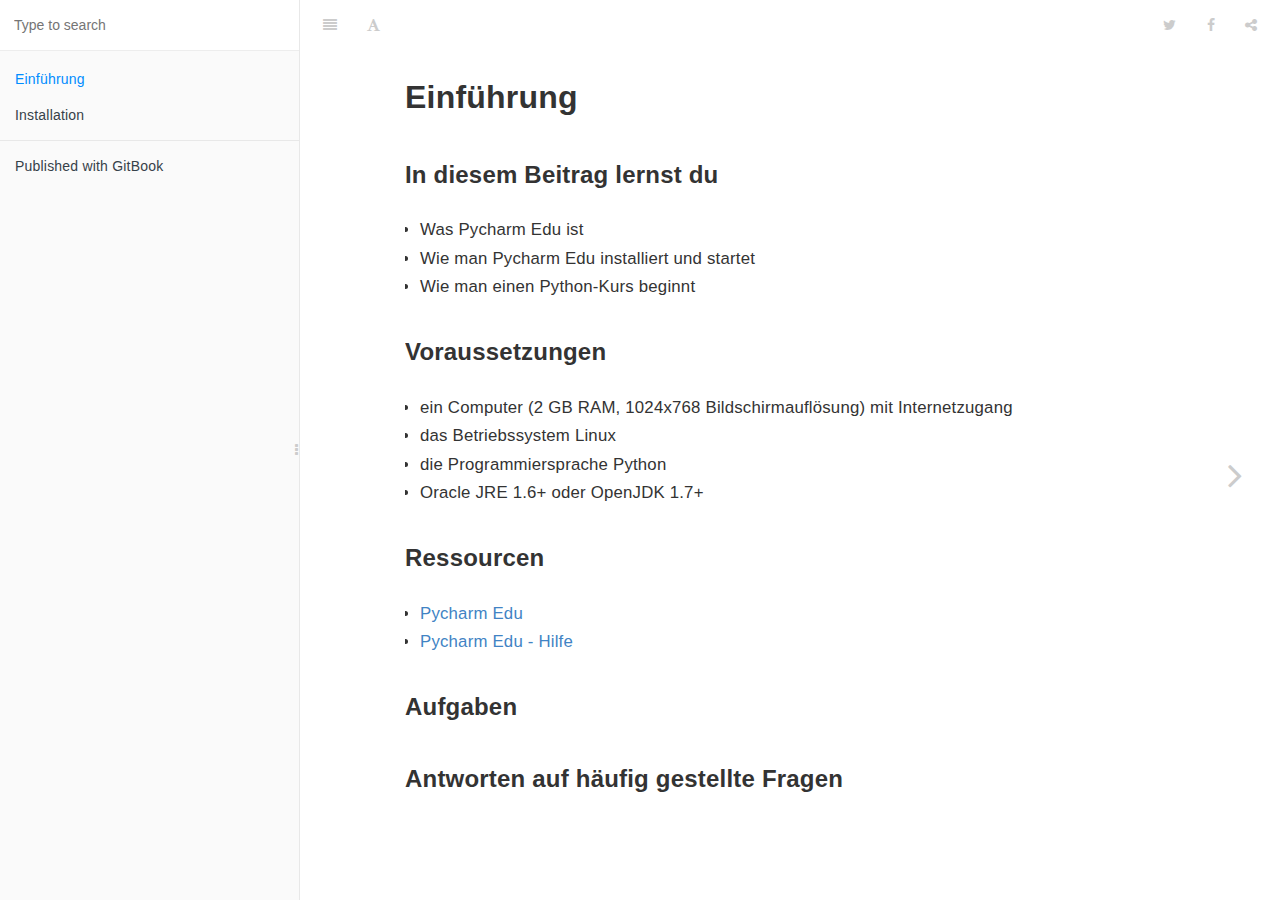
<file: book/_book/index.html>
<!DOCTYPE HTML>
<html lang="" >
    <head>
        <meta charset="UTF-8">
        <meta content="text/html; charset=utf-8" http-equiv="Content-Type">
        <title>Einführung · GitBook</title>
        <meta http-equiv="X-UA-Compatible" content="IE=edge" />
        <meta name="description" content="">
        <meta name="generator" content="GitBook 3.2.3">
        
        
        
    
    <link rel="stylesheet" href="gitbook/style.css">

    
            
                
                <link rel="stylesheet" href="gitbook/gitbook-plugin-ace/ace.css">
                
            
                
                <link rel="stylesheet" href="gitbook/gitbook-plugin-splitter/splitter.css">
                
            
                
                <link rel="stylesheet" href="gitbook/gitbook-plugin-highlight/website.css">
                
            
                
                <link rel="stylesheet" href="gitbook/gitbook-plugin-search/search.css">
                
            
                
                <link rel="stylesheet" href="gitbook/gitbook-plugin-fontsettings/website.css">
                
            
        

    

    
        
        <link rel="stylesheet" href="styles/website.css">
        
    
        
    
        
    
        
    
        
    
        
    

        
    
    
    <meta name="HandheldFriendly" content="true"/>
    <meta name="viewport" content="width=device-width, initial-scale=1, user-scalable=no">
    <meta name="apple-mobile-web-app-capable" content="yes">
    <meta name="apple-mobile-web-app-status-bar-style" content="black">
    <link rel="apple-touch-icon-precomposed" sizes="152x152" href="gitbook/images/apple-touch-icon-precomposed-152.png">
    <link rel="shortcut icon" href="gitbook/images/favicon.ico" type="image/x-icon">

    
    <link rel="next" href="pycharm_edu_install.html" />
    
    

    </head>
    <body>
        
<div class="book">
    <div class="book-summary">
        
            
<div id="book-search-input" role="search">
    <input type="text" placeholder="Type to search" />
</div>

            
                <nav role="navigation">
                


<ul class="summary">
    
    

    

    
        
        
    
        <li class="chapter active" data-level="1.1" data-path="./">
            
                <a href="./">
            
                    
                    Einführung
            
                </a>
            

            
        </li>
    
        <li class="chapter " data-level="1.2" data-path="pycharm_edu_install.html">
            
                <a href="pycharm_edu_install.html">
            
                    
                    Installation
            
                </a>
            

            
        </li>
    

    

    <li class="divider"></li>

    <li>
        <a href="https://www.gitbook.com" target="blank" class="gitbook-link">
            Published with GitBook
        </a>
    </li>
</ul>


                </nav>
            
        
    </div>

    <div class="book-body">
        
            <div class="body-inner">
                
                    

<div class="book-header" role="navigation">
    

    <!-- Title -->
    <h1>
        <i class="fa fa-circle-o-notch fa-spin"></i>
        <a href="." >Einführung</a>
    </h1>
</div>




                    <div class="page-wrapper" tabindex="-1" role="main">
                        <div class="page-inner">
                            
<div id="book-search-results">
    <div class="search-noresults">
    
                                <section class="normal markdown-section">
                                
                                <h1 id="einf&#xFC;hrung">Einf&#xFC;hrung</h1>
<h3 id="in-diesem-beitrag-lernst-du">In diesem Beitrag lernst du</h3>
<ul>
<li>Was Pycharm Edu ist</li>
<li>Wie man Pycharm Edu installiert und startet</li>
<li>Wie man einen Python-Kurs beginnt</li>
</ul>
<h3 id="voraussetzungen">Voraussetzungen</h3>
<ul>
<li>ein Computer (2 GB RAM, 1024x768 Bildschirmaufl&#xF6;sung) mit Internetzugang</li>
<li>das Betriebssystem Linux</li>
<li>die Programmiersprache Python</li>
<li>Oracle JRE 1.6+ oder OpenJDK 1.7+</li>
</ul>
<h3 id="ressourcen">Ressourcen</h3>
<ul>
<li><a href="https://www.jetbrains.com/pycharm-edu/" target="_blank">Pycharm Edu</a></li>
<li><a href="https://www.jetbrains.com/help/pycharm-edu/meet-pycharm-edu.html.html" target="_blank">Pycharm Edu - Hilfe</a></li>
</ul>
<h3 id="aufgaben">Aufgaben</h3>
<h3 id="antworten-auf-h&#xE4;ufig-gestellte-fragen">Antworten auf h&#xE4;ufig gestellte Fragen</h3>

                                
                                </section>
                            
    </div>
    <div class="search-results">
        <div class="has-results">
            
            <h1 class="search-results-title"><span class='search-results-count'></span> results matching "<span class='search-query'></span>"</h1>
            <ul class="search-results-list"></ul>
            
        </div>
        <div class="no-results">
            
            <h1 class="search-results-title">No results matching "<span class='search-query'></span>"</h1>
            
        </div>
    </div>
</div>

                        </div>
                    </div>
                
            </div>

            
                
                
                <a href="pycharm_edu_install.html" class="navigation navigation-next navigation-unique" aria-label="Next page: Installation">
                    <i class="fa fa-angle-right"></i>
                </a>
                
            
        
    </div>

    <script>
        var gitbook = gitbook || [];
        gitbook.push(function() {
            gitbook.page.hasChanged({"page":{"title":"Einführung","level":"1.1","depth":1,"next":{"title":"Installation","level":"1.2","depth":1,"path":"pycharm_edu_install.md","ref":"pycharm_edu_install.md","articles":[]},"dir":"ltr"},"config":{"gitbook":"*","theme":"default","variables":{},"plugins":["ace","splitter"],"pluginsConfig":{"fontsettings":{"theme":"white","family":"sans","size":2},"ace":{},"splitter":{},"highlight":{},"search":{},"lunr":{"maxIndexSize":1000000,"ignoreSpecialCharacters":false},"sharing":{"facebook":true,"twitter":true,"google":false,"weibo":false,"instapaper":false,"vk":false,"all":["facebook","google","twitter","weibo","instapaper"]},"theme-default":{"styles":{"website":"styles/website.css","pdf":"styles/pdf.css","epub":"styles/epub.css","mobi":"styles/mobi.css","ebook":"styles/ebook.css","print":"styles/print.css"},"showLevel":false}},"structure":{"langs":"LANGS.md","readme":"README.md","glossary":"GLOSSARY.md","summary":"SUMMARY.md"},"pdf":{"pageNumbers":true,"fontSize":12,"fontFamily":"Arial","paperSize":"a4","chapterMark":"pagebreak","pageBreaksBefore":"/","margin":{"right":62,"left":62,"top":56,"bottom":56}},"styles":{"website":"styles/website.css","pdf":"styles/pdf.css","epub":"styles/epub.css","mobi":"styles/mobi.css","ebook":"styles/ebook.css","print":"styles/print.css"}},"file":{"path":"README.md","mtime":"2018-04-08T12:46:11.753Z","type":"markdown"},"gitbook":{"version":"3.2.3","time":"2018-04-08T14:28:59.476Z"},"basePath":".","book":{"language":""}});
        });
    </script>
</div>

        
    <script src="gitbook/gitbook.js"></script>
    <script src="gitbook/theme.js"></script>
    
        
        <script src="gitbook/gitbook-plugin-ace/ace/ace.js"></script>
        
    
        
        <script src="gitbook/gitbook-plugin-ace/ace.js"></script>
        
    
        
        <script src="gitbook/gitbook-plugin-splitter/splitter.js"></script>
        
    
        
        <script src="gitbook/gitbook-plugin-search/search-engine.js"></script>
        
    
        
        <script src="gitbook/gitbook-plugin-search/search.js"></script>
        
    
        
        <script src="gitbook/gitbook-plugin-lunr/lunr.min.js"></script>
        
    
        
        <script src="gitbook/gitbook-plugin-lunr/search-lunr.js"></script>
        
    
        
        <script src="gitbook/gitbook-plugin-sharing/buttons.js"></script>
        
    
        
        <script src="gitbook/gitbook-plugin-fontsettings/fontsettings.js"></script>
        
    

    </body>
</html>
</file>
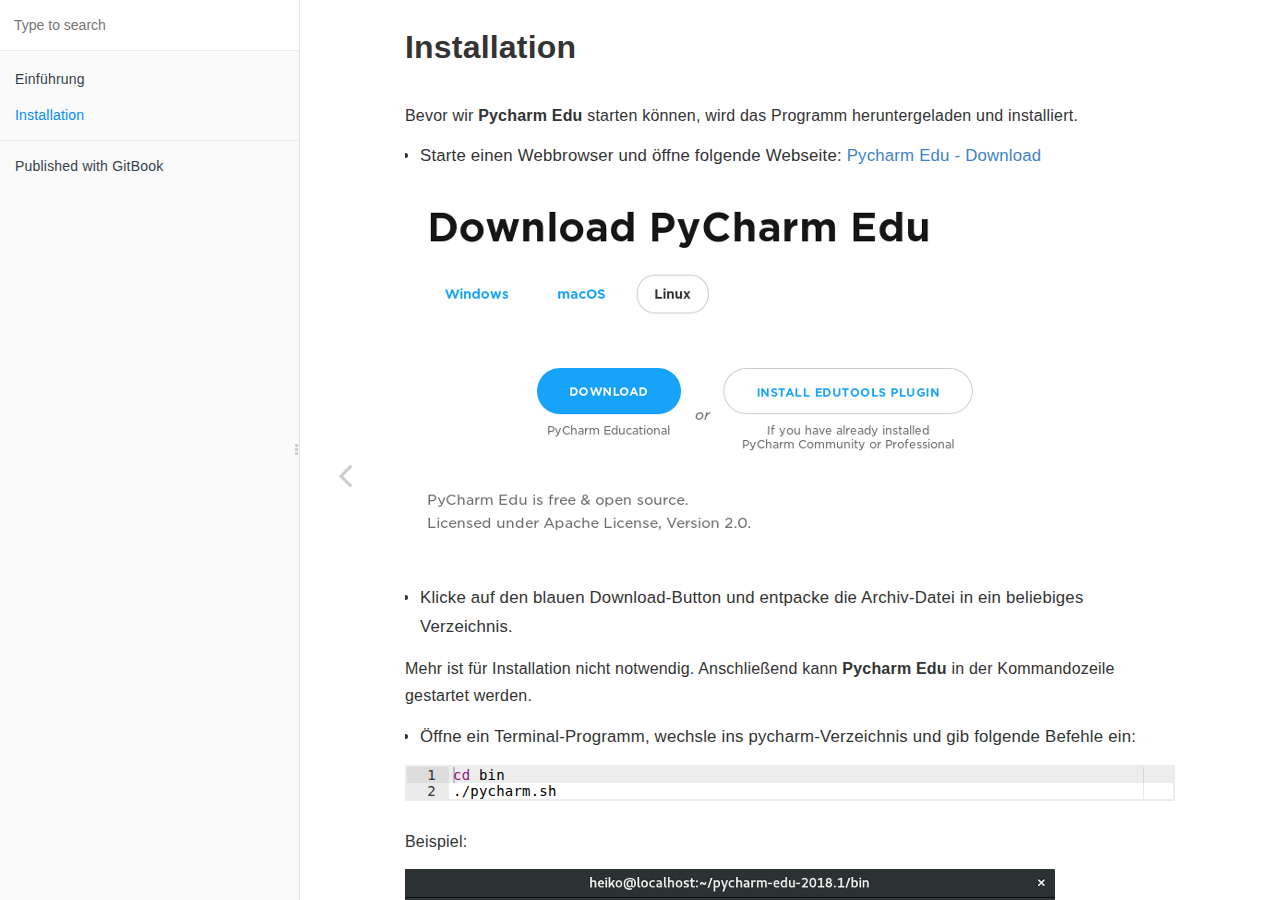
<file: book/_book/pycharm_edu_install.html>
<!DOCTYPE HTML>
<html lang="" >
    <head>
        <meta charset="UTF-8">
        <meta content="text/html; charset=utf-8" http-equiv="Content-Type">
        <title>Installation · GitBook</title>
        <meta http-equiv="X-UA-Compatible" content="IE=edge" />
        <meta name="description" content="">
        <meta name="generator" content="GitBook 3.2.3">
        
        
        
    
    <link rel="stylesheet" href="gitbook/style.css">

    
            
                
                <link rel="stylesheet" href="gitbook/gitbook-plugin-ace/ace.css">
                
            
                
                <link rel="stylesheet" href="gitbook/gitbook-plugin-splitter/splitter.css">
                
            
                
                <link rel="stylesheet" href="gitbook/gitbook-plugin-highlight/website.css">
                
            
                
                <link rel="stylesheet" href="gitbook/gitbook-plugin-search/search.css">
                
            
                
                <link rel="stylesheet" href="gitbook/gitbook-plugin-fontsettings/website.css">
                
            
        

    

    
        
        <link rel="stylesheet" href="styles/website.css">
        
    
        
    
        
    
        
    
        
    
        
    

        
    
    
    <meta name="HandheldFriendly" content="true"/>
    <meta name="viewport" content="width=device-width, initial-scale=1, user-scalable=no">
    <meta name="apple-mobile-web-app-capable" content="yes">
    <meta name="apple-mobile-web-app-status-bar-style" content="black">
    <link rel="apple-touch-icon-precomposed" sizes="152x152" href="gitbook/images/apple-touch-icon-precomposed-152.png">
    <link rel="shortcut icon" href="gitbook/images/favicon.ico" type="image/x-icon">

    
    
    <link rel="prev" href="./" />
    

    </head>
    <body>
        
<div class="book">
    <div class="book-summary">
        
            
<div id="book-search-input" role="search">
    <input type="text" placeholder="Type to search" />
</div>

            
                <nav role="navigation">
                


<ul class="summary">
    
    

    

    
        
        
    
        <li class="chapter " data-level="1.1" data-path="./">
            
                <a href="./">
            
                    
                    Einführung
            
                </a>
            

            
        </li>
    
        <li class="chapter active" data-level="1.2" data-path="pycharm_edu_install.html">
            
                <a href="pycharm_edu_install.html">
            
                    
                    Installation
            
                </a>
            

            
        </li>
    

    

    <li class="divider"></li>

    <li>
        <a href="https://www.gitbook.com" target="blank" class="gitbook-link">
            Published with GitBook
        </a>
    </li>
</ul>


                </nav>
            
        
    </div>

    <div class="book-body">
        
            <div class="body-inner">
                
                    

<div class="book-header" role="navigation">
    

    <!-- Title -->
    <h1>
        <i class="fa fa-circle-o-notch fa-spin"></i>
        <a href="." >Installation</a>
    </h1>
</div>




                    <div class="page-wrapper" tabindex="-1" role="main">
                        <div class="page-inner">
                            
<div id="book-search-results">
    <div class="search-noresults">
    
                                <section class="normal markdown-section">
                                
                                <h1 id="installation">Installation</h1>
<p>Bevor wir <strong>Pycharm Edu</strong> starten k&#xF6;nnen, wird das Programm heruntergeladen und installiert.</p>
<ul>
<li>Starte einen Webbrowser und &#xF6;ffne folgende Webseite: <a href="https://www.jetbrains.com/pycharm-edu/download" target="_blank">Pycharm Edu - Download</a></li>
</ul>
<p><img src="images/pycharm_edu_install.png" alt="Pycharm Edu - Download"></p>
<ul>
<li>Klicke auf den blauen Download-Button und entpacke die Archiv-Datei in ein beliebiges Verzeichnis.</li>
</ul>
<p>Mehr ist f&#xFC;r Installation nicht notwendig. Anschlie&#xDF;end kann <strong>Pycharm Edu</strong> in der Kommandozeile gestartet werden.</p>
<ul>
<li>&#xD6;ffne ein Terminal-Programm, wechsle ins pycharm-Verzeichnis und gib folgende Befehle ein:</li>
</ul>
<div class="ace"><div class="aceCode" data-config="{&quot;edit&quot;:false,&quot;lang&quot;:&quot;batchfile&quot;,&quot;check&quot;:false,&quot;theme&quot;:false}">cd bin
./pycharm.sh<br></div></div>

<p><br>
Beispiel:</p>
<p><img src="images/pycharm_edu_start.png" alt="Pycharm Edu - Start"></p>

                                
                                </section>
                            
    </div>
    <div class="search-results">
        <div class="has-results">
            
            <h1 class="search-results-title"><span class='search-results-count'></span> results matching "<span class='search-query'></span>"</h1>
            <ul class="search-results-list"></ul>
            
        </div>
        <div class="no-results">
            
            <h1 class="search-results-title">No results matching "<span class='search-query'></span>"</h1>
            
        </div>
    </div>
</div>

                        </div>
                    </div>
                
            </div>

            
                
                <a href="./" class="navigation navigation-prev navigation-unique" aria-label="Previous page: Einführung">
                    <i class="fa fa-angle-left"></i>
                </a>
                
                
            
        
    </div>

    <script>
        var gitbook = gitbook || [];
        gitbook.push(function() {
            gitbook.page.hasChanged({"page":{"title":"Installation","level":"1.2","depth":1,"previous":{"title":"Einführung","level":"1.1","depth":1,"path":"README.md","ref":"README.md","articles":[]},"dir":"ltr"},"config":{"gitbook":"*","theme":"default","variables":{},"plugins":["ace","splitter"],"pluginsConfig":{"fontsettings":{"theme":"white","family":"sans","size":2},"ace":{},"splitter":{},"highlight":{},"search":{},"lunr":{"maxIndexSize":1000000,"ignoreSpecialCharacters":false},"sharing":{"facebook":true,"twitter":true,"google":false,"weibo":false,"instapaper":false,"vk":false,"all":["facebook","google","twitter","weibo","instapaper"]},"theme-default":{"styles":{"website":"styles/website.css","pdf":"styles/pdf.css","epub":"styles/epub.css","mobi":"styles/mobi.css","ebook":"styles/ebook.css","print":"styles/print.css"},"showLevel":false}},"structure":{"langs":"LANGS.md","readme":"README.md","glossary":"GLOSSARY.md","summary":"SUMMARY.md"},"pdf":{"pageNumbers":true,"fontSize":12,"fontFamily":"Arial","paperSize":"a4","chapterMark":"pagebreak","pageBreaksBefore":"/","margin":{"right":62,"left":62,"top":56,"bottom":56}},"styles":{"website":"styles/website.css","pdf":"styles/pdf.css","epub":"styles/epub.css","mobi":"styles/mobi.css","ebook":"styles/ebook.css","print":"styles/print.css"}},"file":{"path":"pycharm_edu_install.md","mtime":"2018-04-08T14:24:55.759Z","type":"markdown"},"gitbook":{"version":"3.2.3","time":"2018-04-08T14:28:59.476Z"},"basePath":".","book":{"language":""}});
        });
    </script>
</div>

        
    <script src="gitbook/gitbook.js"></script>
    <script src="gitbook/theme.js"></script>
    
        
        <script src="gitbook/gitbook-plugin-ace/ace/ace.js"></script>
        
    
        
        <script src="gitbook/gitbook-plugin-ace/ace.js"></script>
        
    
        
        <script src="gitbook/gitbook-plugin-splitter/splitter.js"></script>
        
    
        
        <script src="gitbook/gitbook-plugin-search/search-engine.js"></script>
        
    
        
        <script src="gitbook/gitbook-plugin-search/search.js"></script>
        
    
        
        <script src="gitbook/gitbook-plugin-lunr/lunr.min.js"></script>
        
    
        
        <script src="gitbook/gitbook-plugin-lunr/search-lunr.js"></script>
        
    
        
        <script src="gitbook/gitbook-plugin-sharing/buttons.js"></script>
        
    
        
        <script src="gitbook/gitbook-plugin-fontsettings/fontsettings.js"></script>
        
    

    </body>
</html>
</file>
<file: book/_book/gitbook/gitbook-plugin-ace/ace.css>
.aceCode {
  font-size: 14px !important;
}

.ace {
  border: 2px solid #EBEBEB;
  border-radius: 2px;
}
</file>
<file: book/_book/gitbook/gitbook-plugin-splitter/splitter.css>
.divider-content-summary {
    position: absolute;
    top: 0;
    right: 0;
    height: 100%;
    width: 5px;
	display: table;
	cursor: col-resize;
    color: #ccc;
    -webkit-transition: color 350ms ease;
    -moz-transition: color 350ms ease;
    -o-transition: color 350ms ease;
    transition: color 350ms ease
}
.divider-content-summary:hover {
    color: #444;
}
    .divider-content-summary__icon {
        display: table-cell;
        vertical-align: middle;
        text-align: center;
    }
</file>
<file: book/_book/gitbook/gitbook-plugin-highlight/website.css>
.book .book-body .page-wrapper .page-inner section.normal pre,
.book .book-body .page-wrapper .page-inner section.normal code {
  /* http://jmblog.github.com/color-themes-for-google-code-highlightjs */
  /* Tomorrow Comment */
  /* Tomorrow Red */
  /* Tomorrow Orange */
  /* Tomorrow Yellow */
  /* Tomorrow Green */
  /* Tomorrow Aqua */
  /* Tomorrow Blue */
  /* Tomorrow Purple */
}
.book .book-body .page-wrapper .page-inner section.normal pre .hljs-comment,
.book .book-body .page-wrapper .page-inner section.normal code .hljs-comment,
.book .book-body .page-wrapper .page-inner section.normal pre .hljs-title,
.book .book-body .page-wrapper .page-inner section.normal code .hljs-title {
  color: #8e908c;
}
.book .book-body .page-wrapper .page-inner section.normal pre .hljs-variable,
.book .book-body .page-wrapper .page-inner section.normal code .hljs-variable,
.book .book-body .page-wrapper .page-inner section.normal pre .hljs-attribute,
.book .book-body .page-wrapper .page-inner section.normal code .hljs-attribute,
.book .book-body .page-wrapper .page-inner section.normal pre .hljs-tag,
.book .book-body .page-wrapper .page-inner section.normal code .hljs-tag,
.book .book-body .page-wrapper .page-inner section.normal pre .hljs-regexp,
.book .book-body .page-wrapper .page-inner section.normal code .hljs-regexp,
.book .book-body .page-wrapper .page-inner section.normal pre .hljs-deletion,
.book .book-body .page-wrapper .page-inner section.normal code .hljs-deletion,
.book .book-body .page-wrapper .page-inner section.normal pre .ruby .hljs-constant,
.book .book-body .page-wrapper .page-inner section.normal code .ruby .hljs-constant,
.book .book-body .page-wrapper .page-inner section.normal pre .xml .hljs-tag .hljs-title,
.book .book-body .page-wrapper .page-inner section.normal code .xml .hljs-tag .hljs-title,
.book .book-body .page-wrapper .page-inner section.normal pre .xml .hljs-pi,
.book .book-body .page-wrapper .page-inner section.normal code .xml .hljs-pi,
.book .book-body .page-wrapper .page-inner section.normal pre .xml .hljs-doctype,
.book .book-body .page-wrapper .page-inner section.normal code .xml .hljs-doctype,
.book .book-body .page-wrapper .page-inner section.normal pre .html .hljs-doctype,
.book .book-body .page-wrapper .page-inner section.normal code .html .hljs-doctype,
.book .book-body .page-wrapper .page-inner section.normal pre .css .hljs-id,
.book .book-body .page-wrapper .page-inner section.normal code .css .hljs-id,
.book .book-body .page-wrapper .page-inner section.normal pre .css .hljs-class,
.book .book-body .page-wrapper .page-inner section.normal code .css .hljs-class,
.book .book-body .page-wrapper .page-inner section.normal pre .css .hljs-pseudo,
.book .book-body .page-wrapper .page-inner section.normal code .css .hljs-pseudo {
  color: #c82829;
}
.book .book-body .page-wrapper .page-inner section.normal pre .hljs-number,
.book .book-body .page-wrapper .page-inner section.normal code .hljs-number,
.book .book-body .page-wrapper .page-inner section.normal pre .hljs-preprocessor,
.book .book-body .page-wrapper .page-inner section.normal code .hljs-preprocessor,
.book .book-body .page-wrapper .page-inner section.normal pre .hljs-pragma,
.book .book-body .page-wrapper .page-inner section.normal code .hljs-pragma,
.book .book-body .page-wrapper .page-inner section.normal pre .hljs-built_in,
.book .book-body .page-wrapper .page-inner section.normal code .hljs-built_in,
.book .book-body .page-wrapper .page-inner section.normal pre .hljs-literal,
.book .book-body .page-wrapper .page-inner section.normal code .hljs-literal,
.book .book-body .page-wrapper .page-inner section.normal pre .hljs-params,
.book .book-body .page-wrapper .page-inner section.normal code .hljs-params,
.book .book-body .page-wrapper .page-inner section.normal pre .hljs-constant,
.book .book-body .page-wrapper .page-inner section.normal code .hljs-constant {
  color: #f5871f;
}
.book .book-body .page-wrapper .page-inner section.normal pre .ruby .hljs-class .hljs-title,
.book .book-body .page-wrapper .page-inner section.normal code .ruby .hljs-class .hljs-title,
.book .book-body .page-wrapper .page-inner section.normal pre .css .hljs-rules .hljs-attribute,
.book .book-body .page-wrapper .page-inner section.normal code .css .hljs-rules .hljs-attribute {
  color: #eab700;
}
.book .book-body .page-wrapper .page-inner section.normal pre .hljs-string,
.book .book-body .page-wrapper .page-inner section.normal code .hljs-string,
.book .book-body .page-wrapper .page-inner section.normal pre .hljs-value,
.book .book-body .page-wrapper .page-inner section.normal code .hljs-value,
.book .book-body .page-wrapper .page-inner section.normal pre .hljs-inheritance,
.book .book-body .page-wrapper .page-inner section.normal code .hljs-inheritance,
.book .book-body .page-wrapper .page-inner section.normal pre .hljs-header,
.book .book-body .page-wrapper .page-inner section.normal code .hljs-header,
.book .book-body .page-wrapper .page-inner section.normal pre .hljs-addition,
.book .book-body .page-wrapper .page-inner section.normal code .hljs-addition,
.book .book-body .page-wrapper .page-inner section.normal pre .ruby .hljs-symbol,
.book .book-body .page-wrapper .page-inner section.normal code .ruby .hljs-symbol,
.book .book-body .page-wrapper .page-inner section.normal pre .xml .hljs-cdata,
.book .book-body .page-wrapper .page-inner section.normal code .xml .hljs-cdata {
  color: #718c00;
}
.book .book-body .page-wrapper .page-inner section.normal pre .css .hljs-hexcolor,
.book .book-body .page-wrapper .page-inner section.normal code .css .hljs-hexcolor {
  color: #3e999f;
}
.book .book-body .page-wrapper .page-inner section.normal pre .hljs-function,
.book .book-body .page-wrapper .page-inner section.normal code .hljs-function,
.book .book-body .page-wrapper .page-inner section.normal pre .python .hljs-decorator,
.book .book-body .page-wrapper .page-inner section.normal code .python .hljs-decorator,
.book .book-body .page-wrapper .page-inner section.normal pre .python .hljs-title,
.book .book-body .page-wrapper .page-inner section.normal code .python .hljs-title,
.book .book-body .page-wrapper .page-inner section.normal pre .ruby .hljs-function .hljs-title,
.book .book-body .page-wrapper .page-inner section.normal code .ruby .hljs-function .hljs-title,
.book .book-body .page-wrapper .page-inner section.normal pre .ruby .hljs-title .hljs-keyword,
.book .book-body .page-wrapper .page-inner section.normal code .ruby .hljs-title .hljs-keyword,
.book .book-body .page-wrapper .page-inner section.normal pre .perl .hljs-sub,
.book .book-body .page-wrapper .page-inner section.normal code .perl .hljs-sub,
.book .book-body .page-wrapper .page-inner section.normal pre .javascript .hljs-title,
.book .book-body .page-wrapper .page-inner section.normal code .javascript .hljs-title,
.book .book-body .page-wrapper .page-inner section.normal pre .coffeescript .hljs-title,
.book .book-body .page-wrapper .page-inner section.normal code .coffeescript .hljs-title {
  color: #4271ae;
}
.book .book-body .page-wrapper .page-inner section.normal pre .hljs-keyword,
.book .book-body .page-wrapper .page-inner section.normal code .hljs-keyword,
.book .book-body .page-wrapper .page-inner section.normal pre .javascript .hljs-function,
.book .book-body .page-wrapper .page-inner section.normal code .javascript .hljs-function {
  color: #8959a8;
}
.book .book-body .page-wrapper .page-inner section.normal pre .hljs,
.book .book-body .page-wrapper .page-inner section.normal code .hljs {
  display: block;
  background: white;
  color: #4d4d4c;
  padding: 0.5em;
}
.book .book-body .page-wrapper .page-inner section.normal pre .coffeescript .javascript,
.book .book-body .page-wrapper .page-inner section.normal code .coffeescript .javascript,
.book .book-body .page-wrapper .page-inner section.normal pre .javascript .xml,
.book .book-body .page-wrapper .page-inner section.normal code .javascript .xml,
.book .book-body .page-wrapper .page-inner section.normal pre .tex .hljs-formula,
.book .book-body .page-wrapper .page-inner section.normal code .tex .hljs-formula,
.book .book-body .page-wrapper .page-inner section.normal pre .xml .javascript,
.book .book-body .page-wrapper .page-inner section.normal code .xml .javascript,
.book .book-body .page-wrapper .page-inner section.normal pre .xml .vbscript,
.book .book-body .page-wrapper .page-inner section.normal code .xml .vbscript,
.book .book-body .page-wrapper .page-inner section.normal pre .xml .css,
.book .book-body .page-wrapper .page-inner section.normal code .xml .css,
.book .book-body .page-wrapper .page-inner section.normal pre .xml .hljs-cdata,
.book .book-body .page-wrapper .page-inner section.normal code .xml .hljs-cdata {
  opacity: 0.5;
}
.book.color-theme-1 .book-body .page-wrapper .page-inner section.normal pre,
.book.color-theme-1 .book-body .page-wrapper .page-inner section.normal code {
  /*

Orginal Style from ethanschoonover.com/solarized (c) Jeremy Hull <sourdrums@gmail.com>

*/
  /* Solarized Green */
  /* Solarized Cyan */
  /* Solarized Blue */
  /* Solarized Yellow */
  /* Solarized Orange */
  /* Solarized Red */
  /* Solarized Violet */
}
.book.color-theme-1 .book-body .page-wrapper .page-inner section.normal pre .hljs,
.book.color-theme-1 .book-body .page-wrapper .page-inner section.normal code .hljs {
  display: block;
  padding: 0.5em;
  background: #fdf6e3;
  color: #657b83;
}
.book.color-theme-1 .book-body .page-wrapper .page-inner section.normal pre .hljs-comment,
.book.color-theme-1 .book-body .page-wrapper .page-inner section.normal code .hljs-comment,
.book.color-theme-1 .book-body .page-wrapper .page-inner section.normal pre .hljs-template_comment,
.book.color-theme-1 .book-body .page-wrapper .page-inner section.normal code .hljs-template_comment,
.book.color-theme-1 .book-body .page-wrapper .page-inner section.normal pre .diff .hljs-header,
.book.color-theme-1 .book-body .page-wrapper .page-inner section.normal code .diff .hljs-header,
.book.color-theme-1 .book-body .page-wrapper .page-inner section.normal pre .hljs-doctype,
.book.color-theme-1 .book-body .page-wrapper .page-inner section.normal code .hljs-doctype,
.book.color-theme-1 .book-body .page-wrapper .page-inner section.normal pre .hljs-pi,
.book.color-theme-1 .book-body .page-wrapper .page-inner section.normal code .hljs-pi,
.book.color-theme-1 .book-body .page-wrapper .page-inner section.normal pre .lisp .hljs-string,
.book.color-theme-1 .book-body .page-wrapper .page-inner section.normal code .lisp .hljs-string,
.book.color-theme-1 .book-body .page-wrapper .page-inner section.normal pre .hljs-javadoc,
.book.color-theme-1 .book-body .page-wrapper .page-inner section.normal code .hljs-javadoc {
  color: #93a1a1;
}
.book.color-theme-1 .book-body .page-wrapper .page-inner section.normal pre .hljs-keyword,
.book.color-theme-1 .book-body .page-wrapper .page-inner section.normal code .hljs-keyword,
.book.color-theme-1 .book-body .page-wrapper .page-inner section.normal pre .hljs-winutils,
.book.color-theme-1 .book-body .page-wrapper .page-inner section.normal code .hljs-winutils,
.book.color-theme-1 .book-body .page-wrapper .page-inner section.normal pre .method,
.book.color-theme-1 .book-body .page-wrapper .page-inner section.normal code .method,
.book.color-theme-1 .book-body .page-wrapper .page-inner section.normal pre .hljs-addition,
.book.color-theme-1 .book-body .page-wrapper .page-inner section.normal code .hljs-addition,
.book.color-theme-1 .book-body .page-wrapper .page-inner section.normal pre .css .hljs-tag,
.book.color-theme-1 .book-body .page-wrapper .page-inner section.normal code .css .hljs-tag,
.book.color-theme-1 .book-body .page-wrapper .page-inner section.normal pre .hljs-request,
.book.color-theme-1 .book-body .page-wrapper .page-inner section.normal code .hljs-request,
.book.color-theme-1 .book-body .page-wrapper .page-inner section.normal pre .hljs-status,
.book.color-theme-1 .book-body .page-wrapper .page-inner section.normal code .hljs-status,
.book.color-theme-1 .book-body .page-wrapper .page-inner section.normal pre .nginx .hljs-title,
.book.color-theme-1 .book-body .page-wrapper .page-inner section.normal code .nginx .hljs-title {
  color: #859900;
}
.book.color-theme-1 .book-body .page-wrapper .page-inner section.normal pre .hljs-number,
.book.color-theme-1 .book-body .page-wrapper .page-inner section.normal code .hljs-number,
.book.color-theme-1 .book-body .page-wrapper .page-inner section.normal pre .hljs-command,
.book.color-theme-1 .book-body .page-wrapper .page-inner section.normal code .hljs-command,
.book.color-theme-1 .book-body .page-wrapper .page-inner section.normal pre .hljs-string,
.book.color-theme-1 .book-body .page-wrapper .page-inner section.normal code .hljs-string,
.book.color-theme-1 .book-body .page-wrapper .page-inner section.normal pre .hljs-tag .hljs-value,
.book.color-theme-1 .book-body .page-wrapper .page-inner section.normal code .hljs-tag .hljs-value,
.book.color-theme-1 .book-body .page-wrapper .page-inner section.normal pre .hljs-rules .hljs-value,
.book.color-theme-1 .book-body .page-wrapper .page-inner section.normal code .hljs-rules .hljs-value,
.book.color-theme-1 .book-body .page-wrapper .page-inner section.normal pre .hljs-phpdoc,
.book.color-theme-1 .book-body .page-wrapper .page-inner section.normal code .hljs-phpdoc,
.book.color-theme-1 .book-body .page-wrapper .page-inner section.normal pre .tex .hljs-formula,
.book.color-theme-1 .book-body .page-wrapper .page-inner section.normal code .tex .hljs-formula,
.book.color-theme-1 .book-body .page-wrapper .page-inner section.normal pre .hljs-regexp,
.book.color-theme-1 .book-body .page-wrapper .page-inner section.normal code .hljs-regexp,
.book.color-theme-1 .book-body .page-wrapper .page-inner section.normal pre .hljs-hexcolor,
.book.color-theme-1 .book-body .page-wrapper .page-inner section.normal code .hljs-hexcolor,
.book.color-theme-1 .book-body .page-wrapper .page-inner section.normal pre .hljs-link_url,
.book.color-theme-1 .book-body .page-wrapper .page-inner section.normal code .hljs-link_url {
  color: #2aa198;
}
.book.color-theme-1 .book-body .page-wrapper .page-inner section.normal pre .hljs-title,
.book.color-theme-1 .book-body .page-wrapper .page-inner section.normal code .hljs-title,
.book.color-theme-1 .book-body .page-wrapper .page-inner section.normal pre .hljs-localvars,
.book.color-theme-1 .book-body .page-wrapper .page-inner section.normal code .hljs-localvars,
.book.color-theme-1 .book-body .page-wrapper .page-inner section.normal pre .hljs-chunk,
.book.color-theme-1 .book-body .page-wrapper .page-inner section.normal code .hljs-chunk,
.book.color-theme-1 .book-body .page-wrapper .page-inner section.normal pre .hljs-decorator,
.book.color-theme-1 .book-body .page-wrapper .page-inner section.normal code .hljs-decorator,
.book.color-theme-1 .book-body .page-wrapper .page-inner section.normal pre .hljs-built_in,
.book.color-theme-1 .book-body .page-wrapper .page-inner section.normal code .hljs-built_in,
.book.color-theme-1 .book-body .page-wrapper .page-inner section.normal pre .hljs-identifier,
.book.color-theme-1 .book-body .page-wrapper .page-inner section.normal code .hljs-identifier,
.book.color-theme-1 .book-body .page-wrapper .page-inner section.normal pre .vhdl .hljs-literal,
.book.color-theme-1 .book-body .page-wrapper .page-inner section.normal code .vhdl .hljs-literal,
.book.color-theme-1 .book-body .page-wrapper .page-inner section.normal pre .hljs-id,
.book.color-theme-1 .book-body .page-wrapper .page-inner section.normal code .hljs-id,
.book.color-theme-1 .book-body .page-wrapper .page-inner section.normal pre .css .hljs-function,
.book.color-theme-1 .book-body .page-wrapper .page-inner section.normal code .css .hljs-function {
  color: #268bd2;
}
.book.color-theme-1 .book-body .page-wrapper .page-inner section.normal pre .hljs-attribute,
.book.color-theme-1 .book-body .page-wrapper .page-inner section.normal code .hljs-attribute,
.book.color-theme-1 .book-body .page-wrapper .page-inner section.normal pre .hljs-variable,
.book.color-theme-1 .book-body .page-wrapper .page-inner section.normal code .hljs-variable,
.book.color-theme-1 .book-body .page-wrapper .page-inner section.normal pre .lisp .hljs-body,
.book.color-theme-1 .book-body .page-wrapper .page-inner section.normal code .lisp .hljs-body,
.book.color-theme-1 .book-body .page-wrapper .page-inner section.normal pre .smalltalk .hljs-number,
.book.color-theme-1 .book-body .page-wrapper .page-inner section.normal code .smalltalk .hljs-number,
.book.color-theme-1 .book-body .page-wrapper .page-inner section.normal pre .hljs-constant,
.book.color-theme-1 .book-body .page-wrapper .page-inner section.normal code .hljs-constant,
.book.color-theme-1 .book-body .page-wrapper .page-inner section.normal pre .hljs-class .hljs-title,
.book.color-theme-1 .book-body .page-wrapper .page-inner section.normal code .hljs-class .hljs-title,
.book.color-theme-1 .book-body .page-wrapper .page-inner section.normal pre .hljs-parent,
.book.color-theme-1 .book-body .page-wrapper .page-inner section.normal code .hljs-parent,
.book.color-theme-1 .book-body .page-wrapper .page-inner section.normal pre .haskell .hljs-type,
.book.color-theme-1 .book-body .page-wrapper .page-inner section.normal code .haskell .hljs-type,
.book.color-theme-1 .book-body .page-wrapper .page-inner section.normal pre .hljs-link_reference,
.book.color-theme-1 .book-body .page-wrapper .page-inner section.normal code .hljs-link_reference {
  color: #b58900;
}
.book.color-theme-1 .book-body .page-wrapper .page-inner section.normal pre .hljs-preprocessor,
.book.color-theme-1 .book-body .page-wrapper .page-inner section.normal code .hljs-preprocessor,
.book.color-theme-1 .book-body .page-wrapper .page-inner section.normal pre .hljs-preprocessor .hljs-keyword,
.book.color-theme-1 .book-body .page-wrapper .page-inner section.normal code .hljs-preprocessor .hljs-keyword,
.book.color-theme-1 .book-body .page-wrapper .page-inner section.normal pre .hljs-pragma,
.book.color-theme-1 .book-body .page-wrapper .page-inner section.normal code .hljs-pragma,
.book.color-theme-1 .book-body .page-wrapper .page-inner section.normal pre .hljs-shebang,
.book.color-theme-1 .book-body .page-wrapper .page-inner section.normal code .hljs-shebang,
.book.color-theme-1 .book-body .page-wrapper .page-inner section.normal pre .hljs-symbol,
.book.color-theme-1 .book-body .page-wrapper .page-inner section.normal code .hljs-symbol,
.book.color-theme-1 .book-body .page-wrapper .page-inner section.normal pre .hljs-symbol .hljs-string,
.book.color-theme-1 .book-body .page-wrapper .page-inner section.normal code .hljs-symbol .hljs-string,
.book.color-theme-1 .book-body .page-wrapper .page-inner section.normal pre .diff .hljs-change,
.book.color-theme-1 .book-body .page-wrapper .page-inner section.normal code .diff .hljs-change,
.book.color-theme-1 .book-body .page-wrapper .page-inner section.normal pre .hljs-special,
.book.color-theme-1 .book-body .page-wrapper .page-inner section.normal code .hljs-special,
.book.color-theme-1 .book-body .page-wrapper .page-inner section.normal pre .hljs-attr_selector,
.book.color-theme-1 .book-body .page-wrapper .page-inner section.normal code .hljs-attr_selector,
.book.color-theme-1 .book-body .page-wrapper .page-inner section.normal pre .hljs-subst,
.book.color-theme-1 .book-body .page-wrapper .page-inner section.normal code .hljs-subst,
.book.color-theme-1 .book-body .page-wrapper .page-inner section.normal pre .hljs-cdata,
.book.color-theme-1 .book-body .page-wrapper .page-inner section.normal code .hljs-cdata,
.book.color-theme-1 .book-body .page-wrapper .page-inner section.normal pre .clojure .hljs-title,
.book.color-theme-1 .book-body .page-wrapper .page-inner section.normal code .clojure .hljs-title,
.book.color-theme-1 .book-body .page-wrapper .page-inner section.normal pre .css .hljs-pseudo,
.book.color-theme-1 .book-body .page-wrapper .page-inner section.normal code .css .hljs-pseudo,
.book.color-theme-1 .book-body .page-wrapper .page-inner section.normal pre .hljs-header,
.book.color-theme-1 .book-body .page-wrapper .page-inner section.normal code .hljs-header {
  color: #cb4b16;
}
.book.color-theme-1 .book-body .page-wrapper .page-inner section.normal pre .hljs-deletion,
.book.color-theme-1 .book-body .page-wrapper .page-inner section.normal code .hljs-deletion,
.book.color-theme-1 .book-body .page-wrapper .page-inner section.normal pre .hljs-important,
.book.color-theme-1 .book-body .page-wrapper .page-inner section.normal code .hljs-important {
  color: #dc322f;
}
.book.color-theme-1 .book-body .page-wrapper .page-inner section.normal pre .hljs-link_label,
.book.color-theme-1 .book-body .page-wrapper .page-inner section.normal code .hljs-link_label {
  color: #6c71c4;
}
.book.color-theme-1 .book-body .page-wrapper .page-inner section.normal pre .tex .hljs-formula,
.book.color-theme-1 .book-body .page-wrapper .page-inner section.normal code .tex .hljs-formula {
  background: #eee8d5;
}
.book.color-theme-2 .book-body .page-wrapper .page-inner section.normal pre,
.book.color-theme-2 .book-body .page-wrapper .page-inner section.normal code {
  /* Tomorrow Night Bright Theme */
  /* Original theme - https://github.com/chriskempson/tomorrow-theme */
  /* http://jmblog.github.com/color-themes-for-google-code-highlightjs */
  /* Tomorrow Comment */
  /* Tomorrow Red */
  /* Tomorrow Orange */
  /* Tomorrow Yellow */
  /* Tomorrow Green */
  /* Tomorrow Aqua */
  /* Tomorrow Blue */
  /* Tomorrow Purple */
}
.book.color-theme-2 .book-body .page-wrapper .page-inner section.normal pre .hljs-comment,
.book.color-theme-2 .book-body .page-wrapper .page-inner section.normal code .hljs-comment,
.book.color-theme-2 .book-body .page-wrapper .page-inner section.normal pre .hljs-title,
.book.color-theme-2 .book-body .page-wrapper .page-inner section.normal code .hljs-title {
  color: #969896;
}
.book.color-theme-2 .book-body .page-wrapper .page-inner section.normal pre .hljs-variable,
.book.color-theme-2 .book-body .page-wrapper .page-inner section.normal code .hljs-variable,
.book.color-theme-2 .book-body .page-wrapper .page-inner section.normal pre .hljs-attribute,
.book.color-theme-2 .book-body .page-wrapper .page-inner section.normal code .hljs-attribute,
.book.color-theme-2 .book-body .page-wrapper .page-inner section.normal pre .hljs-tag,
.book.color-theme-2 .book-body .page-wrapper .page-inner section.normal code .hljs-tag,
.book.color-theme-2 .book-body .page-wrapper .page-inner section.normal pre .hljs-regexp,
.book.color-theme-2 .book-body .page-wrapper .page-inner section.normal code .hljs-regexp,
.book.color-theme-2 .book-body .page-wrapper .page-inner section.normal pre .hljs-deletion,
.book.color-theme-2 .book-body .page-wrapper .page-inner section.normal code .hljs-deletion,
.book.color-theme-2 .book-body .page-wrapper .page-inner section.normal pre .ruby .hljs-constant,
.book.color-theme-2 .book-body .page-wrapper .page-inner section.normal code .ruby .hljs-constant,
.book.color-theme-2 .book-body .page-wrapper .page-inner section.normal pre .xml .hljs-tag .hljs-title,
.book.color-theme-2 .book-body .page-wrapper .page-inner section.normal code .xml .hljs-tag .hljs-title,
.book.color-theme-2 .book-body .page-wrapper .page-inner section.normal pre .xml .hljs-pi,
.book.color-theme-2 .book-body .page-wrapper .page-inner section.normal code .xml .hljs-pi,
.book.color-theme-2 .book-body .page-wrapper .page-inner section.normal pre .xml .hljs-doctype,
.book.color-theme-2 .book-body .page-wrapper .page-inner section.normal code .xml .hljs-doctype,
.book.color-theme-2 .book-body .page-wrapper .page-inner section.normal pre .html .hljs-doctype,
.book.color-theme-2 .book-body .page-wrapper .page-inner section.normal code .html .hljs-doctype,
.book.color-theme-2 .book-body .page-wrapper .page-inner section.normal pre .css .hljs-id,
.book.color-theme-2 .book-body .page-wrapper .page-inner section.normal code .css .hljs-id,
.book.color-theme-2 .book-body .page-wrapper .page-inner section.normal pre .css .hljs-class,
.book.color-theme-2 .book-body .page-wrapper .page-inner section.normal code .css .hljs-class,
.book.color-theme-2 .book-body .page-wrapper .page-inner section.normal pre .css .hljs-pseudo,
.book.color-theme-2 .book-body .page-wrapper .page-inner section.normal code .css .hljs-pseudo {
  color: #d54e53;
}
.book.color-theme-2 .book-body .page-wrapper .page-inner section.normal pre .hljs-number,
.book.color-theme-2 .book-body .page-wrapper .page-inner section.normal code .hljs-number,
.book.color-theme-2 .book-body .page-wrapper .page-inner section.normal pre .hljs-preprocessor,
.book.color-theme-2 .book-body .page-wrapper .page-inner section.normal code .hljs-preprocessor,
.book.color-theme-2 .book-body .page-wrapper .page-inner section.normal pre .hljs-pragma,
.book.color-theme-2 .book-body .page-wrapper .page-inner section.normal code .hljs-pragma,
.book.color-theme-2 .book-body .page-wrapper .page-inner section.normal pre .hljs-built_in,
.book.color-theme-2 .book-body .page-wrapper .page-inner section.normal code .hljs-built_in,
.book.color-theme-2 .book-body .page-wrapper .page-inner section.normal pre .hljs-literal,
.book.color-theme-2 .book-body .page-wrapper .page-inner section.normal code .hljs-literal,
.book.color-theme-2 .book-body .page-wrapper .page-inner section.normal pre .hljs-params,
.book.color-theme-2 .book-body .page-wrapper .page-inner section.normal code .hljs-params,
.book.color-theme-2 .book-body .page-wrapper .page-inner section.normal pre .hljs-constant,
.book.color-theme-2 .book-body .page-wrapper .page-inner section.normal code .hljs-constant {
  color: #e78c45;
}
.book.color-theme-2 .book-body .page-wrapper .page-inner section.normal pre .ruby .hljs-class .hljs-title,
.book.color-theme-2 .book-body .page-wrapper .page-inner section.normal code .ruby .hljs-class .hljs-title,
.book.color-theme-2 .book-body .page-wrapper .page-inner section.normal pre .css .hljs-rules .hljs-attribute,
.book.color-theme-2 .book-body .page-wrapper .page-inner section.normal code .css .hljs-rules .hljs-attribute {
  color: #e7c547;
}
.book.color-theme-2 .book-body .page-wrapper .page-inner section.normal pre .hljs-string,
.book.color-theme-2 .book-body .page-wrapper .page-inner section.normal code .hljs-string,
.book.color-theme-2 .book-body .page-wrapper .page-inner section.normal pre .hljs-value,
.book.color-theme-2 .book-body .page-wrapper .page-inner section.normal code .hljs-value,
.book.color-theme-2 .book-body .page-wrapper .page-inner section.normal pre .hljs-inheritance,
.book.color-theme-2 .book-body .page-wrapper .page-inner section.normal code .hljs-inheritance,
.book.color-theme-2 .book-body .page-wrapper .page-inner section.normal pre .hljs-header,
.book.color-theme-2 .book-body .page-wrapper .page-inner section.normal code .hljs-header,
.book.color-theme-2 .book-body .page-wrapper .page-inner section.normal pre .hljs-addition,
.book.color-theme-2 .book-body .page-wrapper .page-inner section.normal code .hljs-addition,
.book.color-theme-2 .book-body .page-wrapper .page-inner section.normal pre .ruby .hljs-symbol,
.book.color-theme-2 .book-body .page-wrapper .page-inner section.normal code .ruby .hljs-symbol,
.book.color-theme-2 .book-body .page-wrapper .page-inner section.normal pre .xml .hljs-cdata,
.book.color-theme-2 .book-body .page-wrapper .page-inner section.normal code .xml .hljs-cdata {
  color: #b9ca4a;
}
.book.color-theme-2 .book-body .page-wrapper .page-inner section.normal pre .css .hljs-hexcolor,
.book.color-theme-2 .book-body .page-wrapper .page-inner section.normal code .css .hljs-hexcolor {
  color: #70c0b1;
}
.book.color-theme-2 .book-body .page-wrapper .page-inner section.normal pre .hljs-function,
.book.color-theme-2 .book-body .page-wrapper .page-inner section.normal code .hljs-function,
.book.color-theme-2 .book-body .page-wrapper .page-inner section.normal pre .python .hljs-decorator,
.book.color-theme-2 .book-body .page-wrapper .page-inner section.normal code .python .hljs-decorator,
.book.color-theme-2 .book-body .page-wrapper .page-inner section.normal pre .python .hljs-title,
.book.color-theme-2 .book-body .page-wrapper .page-inner section.normal code .python .hljs-title,
.book.color-theme-2 .book-body .page-wrapper .page-inner section.normal pre .ruby .hljs-function .hljs-title,
.book.color-theme-2 .book-body .page-wrapper .page-inner section.normal code .ruby .hljs-function .hljs-title,
.book.color-theme-2 .book-body .page-wrapper .page-inner section.normal pre .ruby .hljs-title .hljs-keyword,
.book.color-theme-2 .book-body .page-wrapper .page-inner section.normal code .ruby .hljs-title .hljs-keyword,
.book.color-theme-2 .book-body .page-wrapper .page-inner section.normal pre .perl .hljs-sub,
.book.color-theme-2 .book-body .page-wrapper .page-inner section.normal code .perl .hljs-sub,
.book.color-theme-2 .book-body .page-wrapper .page-inner section.normal pre .javascript .hljs-title,
.book.color-theme-2 .book-body .page-wrapper .page-inner section.normal code .javascript .hljs-title,
.book.color-theme-2 .book-body .page-wrapper .page-inner section.normal pre .coffeescript .hljs-title,
.book.color-theme-2 .book-body .page-wrapper .page-inner section.normal code .coffeescript .hljs-title {
  color: #7aa6da;
}
.book.color-theme-2 .book-body .page-wrapper .page-inner section.normal pre .hljs-keyword,
.book.color-theme-2 .book-body .page-wrapper .page-inner section.normal code .hljs-keyword,
.book.color-theme-2 .book-body .page-wrapper .page-inner section.normal pre .javascript .hljs-function,
.book.color-theme-2 .book-body .page-wrapper .page-inner section.normal code .javascript .hljs-function {
  color: #c397d8;
}
.book.color-theme-2 .book-body .page-wrapper .page-inner section.normal pre .hljs,
.book.color-theme-2 .book-body .page-wrapper .page-inner section.normal code .hljs {
  display: block;
  background: black;
  color: #eaeaea;
  padding: 0.5em;
}
.book.color-theme-2 .book-body .page-wrapper .page-inner section.normal pre .coffeescript .javascript,
.book.color-theme-2 .book-body .page-wrapper .page-inner section.normal code .coffeescript .javascript,
.book.color-theme-2 .book-body .page-wrapper .page-inner section.normal pre .javascript .xml,
.book.color-theme-2 .book-body .page-wrapper .page-inner section.normal code .javascript .xml,
.book.color-theme-2 .book-body .page-wrapper .page-inner section.normal pre .tex .hljs-formula,
.book.color-theme-2 .book-body .page-wrapper .page-inner section.normal code .tex .hljs-formula,
.book.color-theme-2 .book-body .page-wrapper .page-inner section.normal pre .xml .javascript,
.book.color-theme-2 .book-body .page-wrapper .page-inner section.normal code .xml .javascript,
.book.color-theme-2 .book-body .page-wrapper .page-inner section.normal pre .xml .vbscript,
.book.color-theme-2 .book-body .page-wrapper .page-inner section.normal code .xml .vbscript,
.book.color-theme-2 .book-body .page-wrapper .page-inner section.normal pre .xml .css,
.book.color-theme-2 .book-body .page-wrapper .page-inner section.normal code .xml .css,
.book.color-theme-2 .book-body .page-wrapper .page-inner section.normal pre .xml .hljs-cdata,
.book.color-theme-2 .book-body .page-wrapper .page-inner section.normal code .xml .hljs-cdata {
  opacity: 0.5;
}
</file>
<file: book/_book/gitbook/gitbook-plugin-search/search.css>
/*
    This CSS only styled the search results section, not the search input
    It defines the basic interraction to hide content when displaying results, etc
*/
#book-search-results .search-results {
  display: none;
}
#book-search-results .search-results ul.search-results-list {
  list-style-type: none;
  padding-left: 0;
}
#book-search-results .search-results ul.search-results-list li {
  margin-bottom: 1.5rem;
  padding-bottom: 0.5rem;
  /* Highlight results */
}
#book-search-results .search-results ul.search-results-list li p em {
  background-color: rgba(255, 220, 0, 0.4);
  font-style: normal;
}
#book-search-results .search-results .no-results {
  display: none;
}
#book-search-results.open .search-results {
  display: block;
}
#book-search-results.open .search-noresults {
  display: none;
}
#book-search-results.no-results .search-results .has-results {
  display: none;
}
#book-search-results.no-results .search-results .no-results {
  display: block;
}
</file>
<file: book/_book/gitbook/gitbook-plugin-fontsettings/website.css>
/*
 * Theme 1
 */
.color-theme-1 .dropdown-menu {
  background-color: #111111;
  border-color: #7e888b;
}
.color-theme-1 .dropdown-menu .dropdown-caret .caret-inner {
  border-bottom: 9px solid #111111;
}
.color-theme-1 .dropdown-menu .buttons {
  border-color: #7e888b;
}
.color-theme-1 .dropdown-menu .button {
  color: #afa790;
}
.color-theme-1 .dropdown-menu .button:hover {
  color: #73553c;
}
/*
 * Theme 2
 */
.color-theme-2 .dropdown-menu {
  background-color: #2d3143;
  border-color: #272a3a;
}
.color-theme-2 .dropdown-menu .dropdown-caret .caret-inner {
  border-bottom: 9px solid #2d3143;
}
.color-theme-2 .dropdown-menu .buttons {
  border-color: #272a3a;
}
.color-theme-2 .dropdown-menu .button {
  color: #62677f;
}
.color-theme-2 .dropdown-menu .button:hover {
  color: #f4f4f5;
}
.book .book-header .font-settings .font-enlarge {
  line-height: 30px;
  font-size: 1.4em;
}
.book .book-header .font-settings .font-reduce {
  line-height: 30px;
  font-size: 1em;
}
.book.color-theme-1 .book-body {
  color: #704214;
  background: #f3eacb;
}
.book.color-theme-1 .book-body .page-wrapper .page-inner section {
  background: #f3eacb;
}
.book.color-theme-2 .book-body {
  color: #bdcadb;
  background: #1c1f2b;
}
.book.color-theme-2 .book-body .page-wrapper .page-inner section {
  background: #1c1f2b;
}
.book.font-size-0 .book-body .page-inner section {
  font-size: 1.2rem;
}
.book.font-size-1 .book-body .page-inner section {
  font-size: 1.4rem;
}
.book.font-size-2 .book-body .page-inner section {
  font-size: 1.6rem;
}
.book.font-size-3 .book-body .page-inner section {
  font-size: 2.2rem;
}
.book.font-size-4 .book-body .page-inner section {
  font-size: 4rem;
}
.book.font-family-0 {
  font-family: Georgia, serif;
}
.book.font-family-1 {
  font-family: "Helvetica Neue", Helvetica, Arial, sans-serif;
}
.book.color-theme-1 .book-body .page-wrapper .page-inner section.normal {
  color: #704214;
}
.book.color-theme-1 .book-body .page-wrapper .page-inner section.normal a {
  color: inherit;
}
.book.color-theme-1 .book-body .page-wrapper .page-inner section.normal h1,
.book.color-theme-1 .book-body .page-wrapper .page-inner section.normal h2,
.book.color-theme-1 .book-body .page-wrapper .page-inner section.normal h3,
.book.color-theme-1 .book-body .page-wrapper .page-inner section.normal h4,
.book.color-theme-1 .book-body .page-wrapper .page-inner section.normal h5,
.book.color-theme-1 .book-body .page-wrapper .page-inner section.normal h6 {
  color: inherit;
}
.book.color-theme-1 .book-body .page-wrapper .page-inner section.normal h1,
.book.color-theme-1 .book-body .page-wrapper .page-inner section.normal h2 {
  border-color: inherit;
}
.book.color-theme-1 .book-body .page-wrapper .page-inner section.normal h6 {
  color: inherit;
}
.book.color-theme-1 .book-body .page-wrapper .page-inner section.normal hr {
  background-color: inherit;
}
.book.color-theme-1 .book-body .page-wrapper .page-inner section.normal blockquote {
  border-color: inherit;
}
.book.color-theme-1 .book-body .page-wrapper .page-inner section.normal pre,
.book.color-theme-1 .book-body .page-wrapper .page-inner section.normal code {
  background: #fdf6e3;
  color: #657b83;
  border-color: #f8df9c;
}
.book.color-theme-1 .book-body .page-wrapper .page-inner section.normal .highlight {
  background-color: inherit;
}
.book.color-theme-1 .book-body .page-wrapper .page-inner section.normal table th,
.book.color-theme-1 .book-body .page-wrapper .page-inner section.normal table td {
  border-color: #f5d06c;
}
.book.color-theme-1 .book-body .page-wrapper .page-inner section.normal table tr {
  color: inherit;
  background-color: #fdf6e3;
  border-color: #444444;
}
.book.color-theme-1 .book-body .page-wrapper .page-inner section.normal table tr:nth-child(2n) {
  background-color: #fbeecb;
}
.book.color-theme-2 .book-body .page-wrapper .page-inner section.normal {
  color: #bdcadb;
}
.book.color-theme-2 .book-body .page-wrapper .page-inner section.normal a {
  color: #3eb1d0;
}
.book.color-theme-2 .book-body .page-wrapper .page-inner section.normal h1,
.book.color-theme-2 .book-body .page-wrapper .page-inner section.normal h2,
.book.color-theme-2 .book-body .page-wrapper .page-inner section.normal h3,
.book.color-theme-2 .book-body .page-wrapper .page-inner section.normal h4,
.book.color-theme-2 .book-body .page-wrapper .page-inner section.normal h5,
.book.color-theme-2 .book-body .page-wrapper .page-inner section.normal h6 {
  color: #fffffa;
}
.book.color-theme-2 .book-body .page-wrapper .page-inner section.normal h1,
.book.color-theme-2 .book-body .page-wrapper .page-inner section.normal h2 {
  border-color: #373b4e;
}
.book.color-theme-2 .book-body .page-wrapper .page-inner section.normal h6 {
  color: #373b4e;
}
.book.color-theme-2 .book-body .page-wrapper .page-inner section.normal hr {
  background-color: #373b4e;
}
.book.color-theme-2 .book-body .page-wrapper .page-inner section.normal blockquote {
  border-color: #373b4e;
}
.book.color-theme-2 .book-body .page-wrapper .page-inner section.normal pre,
.book.color-theme-2 .book-body .page-wrapper .page-inner section.normal code {
  color: #9dbed8;
  background: #2d3143;
  border-color: #2d3143;
}
.book.color-theme-2 .book-body .page-wrapper .page-inner section.normal .highlight {
  background-color: #282a39;
}
.book.color-theme-2 .book-body .page-wrapper .page-inner section.normal table th,
.book.color-theme-2 .book-body .page-wrapper .page-inner section.normal table td {
  border-color: #3b3f54;
}
.book.color-theme-2 .book-body .page-wrapper .page-inner section.normal table tr {
  color: #b6c2d2;
  background-color: #2d3143;
  border-color: #3b3f54;
}
.book.color-theme-2 .book-body .page-wrapper .page-inner section.normal table tr:nth-child(2n) {
  background-color: #35394b;
}
.book.color-theme-1 .book-header {
  color: #afa790;
  background: transparent;
}
.book.color-theme-1 .book-header .btn {
  color: #afa790;
}
.book.color-theme-1 .book-header .btn:hover {
  color: #73553c;
  background: none;
}
.book.color-theme-1 .book-header h1 {
  color: #704214;
}
.book.color-theme-2 .book-header {
  color: #7e888b;
  background: transparent;
}
.book.color-theme-2 .book-header .btn {
  color: #3b3f54;
}
.book.color-theme-2 .book-header .btn:hover {
  color: #fffff5;
  background: none;
}
.book.color-theme-2 .book-header h1 {
  color: #bdcadb;
}
.book.color-theme-1 .book-body .navigation {
  color: #afa790;
}
.book.color-theme-1 .book-body .navigation:hover {
  color: #73553c;
}
.book.color-theme-2 .book-body .navigation {
  color: #383f52;
}
.book.color-theme-2 .book-body .navigation:hover {
  color: #fffff5;
}
/*
 * Theme 1
 */
.book.color-theme-1 .book-summary {
  color: #afa790;
  background: #111111;
  border-right: 1px solid rgba(0, 0, 0, 0.07);
}
.book.color-theme-1 .book-summary .book-search {
  background: transparent;
}
.book.color-theme-1 .book-summary .book-search input,
.book.color-theme-1 .book-summary .book-search input:focus {
  border: 1px solid transparent;
}
.book.color-theme-1 .book-summary ul.summary li.divider {
  background: #7e888b;
  box-shadow: none;
}
.book.color-theme-1 .book-summary ul.summary li i.fa-check {
  color: #33cc33;
}
.book.color-theme-1 .book-summary ul.summary li.done > a {
  color: #877f6a;
}
.book.color-theme-1 .book-summary ul.summary li a,
.book.color-theme-1 .book-summary ul.summary li span {
  color: #877f6a;
  background: transparent;
  font-weight: normal;
}
.book.color-theme-1 .book-summary ul.summary li.active > a,
.book.color-theme-1 .book-summary ul.summary li a:hover {
  color: #704214;
  background: transparent;
  font-weight: normal;
}
/*
 * Theme 2
 */
.book.color-theme-2 .book-summary {
  color: #bcc1d2;
  background: #2d3143;
  border-right: none;
}
.book.color-theme-2 .book-summary .book-search {
  background: transparent;
}
.book.color-theme-2 .book-summary .book-search input,
.book.color-theme-2 .book-summary .book-search input:focus {
  border: 1px solid transparent;
}
.book.color-theme-2 .book-summary ul.summary li.divider {
  background: #272a3a;
  box-shadow: none;
}
.book.color-theme-2 .book-summary ul.summary li i.fa-check {
  color: #33cc33;
}
.book.color-theme-2 .book-summary ul.summary li.done > a {
  color: #62687f;
}
.book.color-theme-2 .book-summary ul.summary li a,
.book.color-theme-2 .book-summary ul.summary li span {
  color: #c1c6d7;
  background: transparent;
  font-weight: 600;
}
.book.color-theme-2 .book-summary ul.summary li.active > a,
.book.color-theme-2 .book-summary ul.summary li a:hover {
  color: #f4f4f5;
  background: #252737;
  font-weight: 600;
}
</file>
<file: book/_book/styles/website.css>
.markdown-section ul {
       padding-left: 15px;
}

.markdown-section ul li {
	list-style-type: disc;
	font-size: 1.05em;
}
</file>
